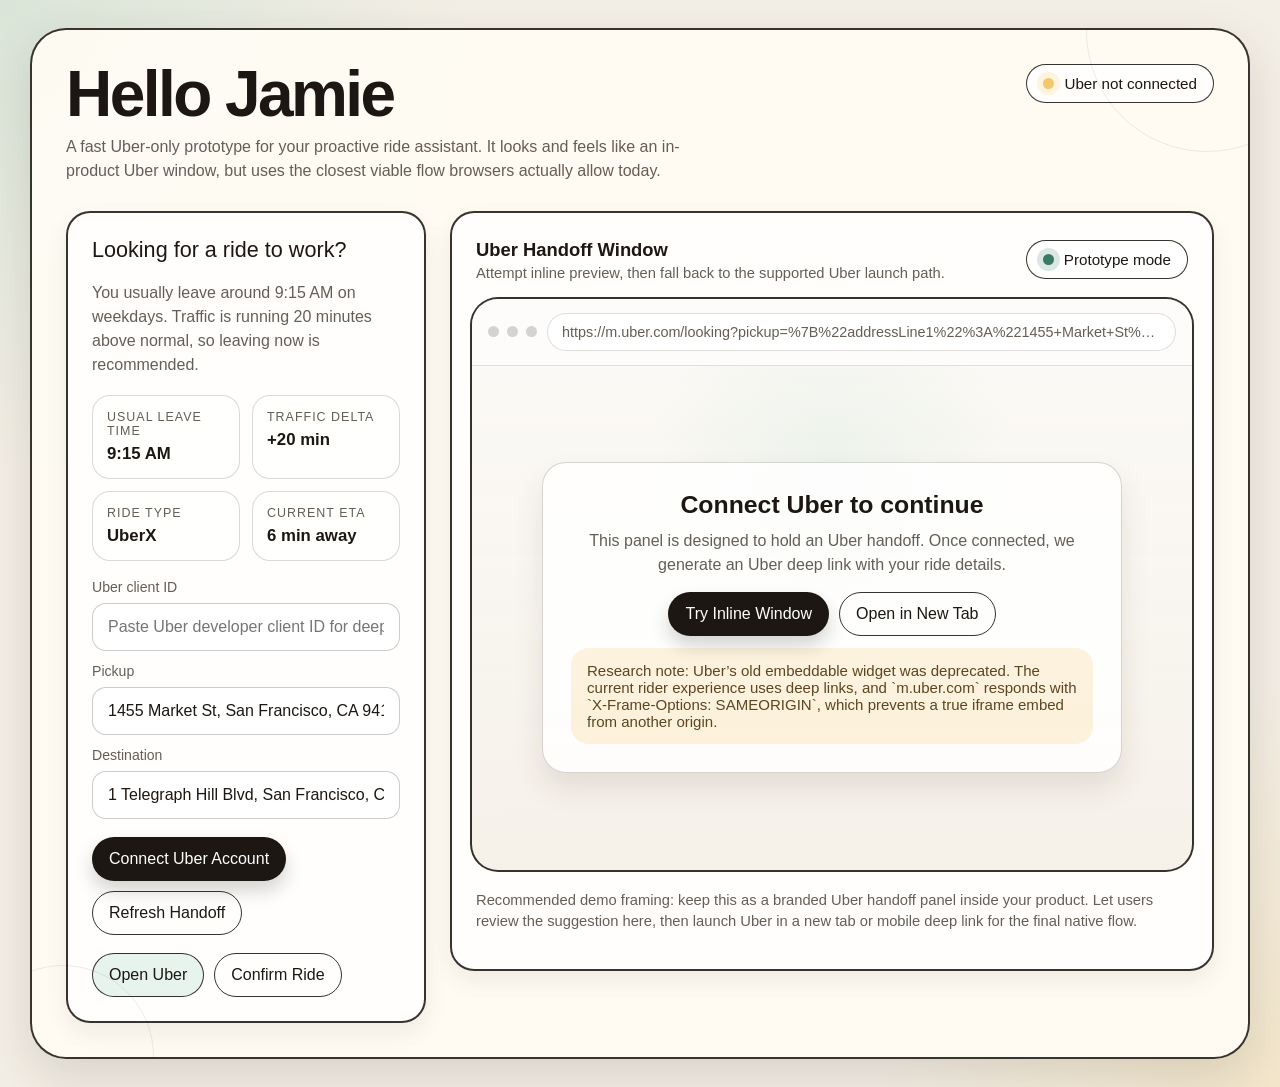
<file: proactive_assistant_docs/uber_window_prototype.html>
<!DOCTYPE html>
<html lang="en">
<head>
  <meta charset="UTF-8" />
  <meta name="viewport" content="width=device-width, initial-scale=1.0" />
  <title>Uber Window Prototype</title>
  <style>
    :root {
      --bg: #f4efe6;
      --panel: rgba(255, 252, 245, 0.92);
      --ink: #1c1712;
      --muted: #655e56;
      --line: rgba(28, 23, 18, 0.88);
      --accent: #7cc0a6;
      --accent-strong: #387a63;
      --warn: #f3c76b;
      --shadow: 0 18px 50px rgba(45, 32, 20, 0.14);
      --radius-xl: 34px;
      --radius-lg: 24px;
      --radius-md: 18px;
      --font-display: "Trebuchet MS", "Avenir Next", sans-serif;
      --font-body: "Segoe UI", "Helvetica Neue", Arial, sans-serif;
    }

    * {
      box-sizing: border-box;
    }

    body {
      margin: 0;
      min-height: 100vh;
      background:
        radial-gradient(circle at top left, rgba(124, 192, 166, 0.22), transparent 28%),
        radial-gradient(circle at bottom right, rgba(243, 199, 107, 0.22), transparent 24%),
        var(--bg);
      color: var(--ink);
      font-family: var(--font-body);
      padding: 28px;
    }

    .app-shell {
      max-width: 1220px;
      margin: 0 auto;
      background: var(--panel);
      border: 2px solid var(--line);
      border-radius: 36px;
      box-shadow: var(--shadow);
      padding: 34px;
      position: relative;
      overflow: hidden;
    }

    .app-shell::before,
    .app-shell::after {
      content: "";
      position: absolute;
      border-radius: 999px;
      border: 1px solid rgba(28, 23, 18, 0.08);
      pointer-events: none;
    }

    .app-shell::before {
      width: 240px;
      height: 240px;
      top: -120px;
      right: -80px;
    }

    .app-shell::after {
      width: 180px;
      height: 180px;
      bottom: -90px;
      left: -60px;
    }

    .hero {
      display: flex;
      justify-content: space-between;
      align-items: flex-start;
      gap: 24px;
      margin-bottom: 28px;
    }

    .hero h1 {
      margin: 0;
      font-family: var(--font-display);
      font-size: clamp(2.2rem, 5vw, 4.4rem);
      line-height: 0.95;
      letter-spacing: -0.04em;
    }

    .hero p {
      margin: 10px 0 0;
      max-width: 620px;
      color: var(--muted);
      font-size: 1rem;
      line-height: 1.5;
    }

    .status-pill {
      display: inline-flex;
      align-items: center;
      gap: 10px;
      border: 1.5px solid var(--line);
      border-radius: 999px;
      padding: 10px 16px;
      background: rgba(255, 255, 255, 0.74);
      font-size: 0.95rem;
      white-space: nowrap;
    }

    .status-dot {
      width: 11px;
      height: 11px;
      border-radius: 50%;
      background: var(--warn);
      box-shadow: 0 0 0 6px rgba(243, 199, 107, 0.2);
      transition: background 180ms ease;
    }

    .status-dot.connected {
      background: var(--accent-strong);
      box-shadow: 0 0 0 6px rgba(56, 122, 99, 0.18);
    }

    .layout {
      display: grid;
      grid-template-columns: 360px minmax(0, 1fr);
      gap: 24px;
      align-items: start;
    }

    .card {
      border: 2px solid var(--line);
      border-radius: var(--radius-lg);
      background: rgba(255, 255, 255, 0.78);
      box-shadow: 0 10px 24px rgba(31, 22, 14, 0.07);
    }

    .sidebar {
      padding: 24px;
      display: grid;
      gap: 18px;
    }

    .suggestion-copy {
      font-family: var(--font-display);
      font-size: 1.35rem;
      line-height: 1.2;
      margin: 0;
    }

    .why {
      margin: 0;
      color: var(--muted);
      line-height: 1.5;
    }

    .stat-grid {
      display: grid;
      grid-template-columns: repeat(2, minmax(0, 1fr));
      gap: 12px;
    }

    .stat {
      border: 1.5px solid rgba(28, 23, 18, 0.16);
      border-radius: var(--radius-md);
      padding: 14px;
      background: rgba(255, 255, 255, 0.62);
    }

    .stat-label {
      display: block;
      font-size: 0.78rem;
      color: var(--muted);
      margin-bottom: 6px;
      text-transform: uppercase;
      letter-spacing: 0.08em;
    }

    .stat-value {
      font-size: 1.05rem;
      font-weight: 700;
    }

    .field-list {
      display: grid;
      gap: 12px;
    }

    .field {
      display: grid;
      gap: 8px;
    }

    .field label {
      font-size: 0.88rem;
      color: var(--muted);
    }

    .field input {
      border: 1.5px solid rgba(28, 23, 18, 0.22);
      border-radius: 14px;
      padding: 14px 15px;
      font: inherit;
      color: var(--ink);
      background: rgba(255, 255, 255, 0.9);
    }

    .button-row,
    .mini-actions {
      display: flex;
      flex-wrap: wrap;
      gap: 10px;
    }

    button,
    .link-button {
      appearance: none;
      border: 1.5px solid var(--line);
      border-radius: 999px;
      padding: 12px 16px;
      font: inherit;
      cursor: pointer;
      transition: transform 180ms ease, background 180ms ease, color 180ms ease, box-shadow 180ms ease;
      text-decoration: none;
      display: inline-flex;
      align-items: center;
      justify-content: center;
      gap: 8px;
    }

    button:hover,
    .link-button:hover {
      transform: translateY(-1px);
    }

    .button-primary {
      background: var(--ink);
      color: #fff;
      box-shadow: 0 10px 18px rgba(28, 23, 18, 0.18);
    }

    .button-secondary {
      background: transparent;
      color: var(--ink);
    }

    .button-soft {
      background: rgba(124, 192, 166, 0.18);
      color: var(--ink);
    }

    .workspace {
      min-height: 660px;
      padding: 18px;
      display: grid;
      gap: 16px;
    }

    .workspace-top {
      display: flex;
      justify-content: space-between;
      align-items: center;
      gap: 14px;
      padding: 8px 6px 0;
    }

    .workspace-title {
      display: grid;
      gap: 4px;
    }

    .workspace-title h2 {
      margin: 0;
      font-size: 1.15rem;
    }

    .workspace-title p {
      margin: 0;
      color: var(--muted);
      font-size: 0.92rem;
    }

    .browser-frame {
      position: relative;
      border: 2px solid var(--line);
      border-radius: 28px;
      overflow: hidden;
      background:
        linear-gradient(180deg, rgba(250, 247, 241, 0.98), rgba(244, 239, 230, 0.94));
      min-height: 560px;
    }

    .browser-chrome {
      display: flex;
      align-items: center;
      gap: 10px;
      padding: 14px 16px;
      border-bottom: 1px solid rgba(28, 23, 18, 0.12);
      background: rgba(255, 255, 255, 0.7);
    }

    .chrome-dots {
      display: flex;
      gap: 8px;
    }

    .chrome-dots span {
      width: 11px;
      height: 11px;
      border-radius: 50%;
      background: rgba(28, 23, 18, 0.18);
    }

    .address-bar {
      flex: 1;
      border: 1px solid rgba(28, 23, 18, 0.14);
      border-radius: 999px;
      padding: 10px 14px;
      font-size: 0.9rem;
      color: var(--muted);
      background: rgba(255, 255, 255, 0.9);
      overflow: hidden;
      text-overflow: ellipsis;
      white-space: nowrap;
    }

    .frame-body {
      position: relative;
      min-height: 504px;
      background:
        linear-gradient(180deg, rgba(255, 255, 255, 0.34), rgba(255, 255, 255, 0.06)),
        radial-gradient(circle at 50% 20%, rgba(124, 192, 166, 0.16), transparent 34%);
    }

    iframe {
      width: 100%;
      min-height: 504px;
      border: 0;
      display: none;
      background: #fff;
    }

    .embed-state {
      position: absolute;
      inset: 0;
      padding: 28px;
      display: grid;
      place-items: center;
    }

    .embed-panel {
      max-width: 580px;
      text-align: center;
      border: 1.5px solid rgba(28, 23, 18, 0.18);
      border-radius: 24px;
      background: rgba(255, 255, 255, 0.84);
      box-shadow: 0 16px 30px rgba(45, 32, 20, 0.1);
      padding: 28px;
    }

    .embed-panel h3 {
      margin: 0 0 10px;
      font-size: 1.55rem;
      line-height: 1.1;
    }

    .embed-panel p {
      margin: 0 0 14px;
      color: var(--muted);
      line-height: 1.55;
    }

    .embed-note {
      margin-top: 12px;
      padding: 14px 16px;
      border-radius: 18px;
      background: rgba(243, 199, 107, 0.22);
      color: #5b4622;
      font-size: 0.94rem;
      text-align: left;
    }

    .footer-note {
      margin-top: 2px;
      padding: 0 6px 4px;
      color: var(--muted);
      font-size: 0.92rem;
      line-height: 1.45;
    }

    @media (max-width: 980px) {
      body {
        padding: 16px;
      }

      .app-shell {
        padding: 20px;
      }

      .hero,
      .workspace-top {
        flex-direction: column;
        align-items: flex-start;
      }

      .layout {
        grid-template-columns: 1fr;
      }

      .workspace {
        min-height: auto;
      }
    }
  </style>
</head>
<body>
  <main class="app-shell">
    <section class="hero">
      <div>
        <h1>Hello Jamie</h1>
        <p>
          A fast Uber-only prototype for your proactive ride assistant. It looks and feels like an in-product Uber window,
          but uses the closest viable flow browsers actually allow today.
        </p>
      </div>
      <div class="status-pill">
        <span class="status-dot" id="statusDot"></span>
        <span id="statusLabel">Uber not connected</span>
      </div>
    </section>

    <section class="layout">
      <aside class="card sidebar">
        <p class="suggestion-copy">Looking for a ride to work?</p>
        <p class="why">
          You usually leave around 9:15 AM on weekdays. Traffic is running 20 minutes above normal, so leaving now is recommended.
        </p>

        <div class="stat-grid">
          <article class="stat">
            <span class="stat-label">Usual Leave Time</span>
            <span class="stat-value">9:15 AM</span>
          </article>
          <article class="stat">
            <span class="stat-label">Traffic Delta</span>
            <span class="stat-value">+20 min</span>
          </article>
          <article class="stat">
            <span class="stat-label">Ride Type</span>
            <span class="stat-value">UberX</span>
          </article>
          <article class="stat">
            <span class="stat-label">Current ETA</span>
            <span class="stat-value">6 min away</span>
          </article>
        </div>

        <div class="field-list">
          <div class="field">
            <label for="clientId">Uber client ID</label>
            <input id="clientId" placeholder="Paste Uber developer client ID for deeplinks" />
          </div>
          <div class="field">
            <label for="pickup">Pickup</label>
            <input id="pickup" value="1455 Market St, San Francisco, CA 94103" />
          </div>
          <div class="field">
            <label for="dropoff">Destination</label>
            <input id="dropoff" value="1 Telegraph Hill Blvd, San Francisco, CA 94133" />
          </div>
        </div>

        <div class="button-row">
          <button class="button-primary" id="connectButton" type="button">Connect Uber Account</button>
          <button class="button-secondary" id="previewButton" type="button">Refresh Handoff</button>
        </div>

        <div class="mini-actions">
          <a class="link-button button-soft" id="openUberLink" href="https://m.uber.com/looking" target="_blank" rel="noreferrer">Open Uber</a>
          <button class="button-secondary" id="confirmButton" type="button">Confirm Ride</button>
        </div>
      </aside>

      <section class="card workspace">
        <div class="workspace-top">
          <div class="workspace-title">
            <h2>Uber Handoff Window</h2>
            <p>Attempt inline preview, then fall back to the supported Uber launch path.</p>
          </div>
          <div class="status-pill">
            <span class="status-dot connected"></span>
            <span>Prototype mode</span>
          </div>
        </div>

        <div class="browser-frame">
          <div class="browser-chrome">
            <div class="chrome-dots">
              <span></span>
              <span></span>
              <span></span>
            </div>
            <div class="address-bar" id="addressBar">https://m.uber.com/looking</div>
          </div>

          <div class="frame-body">
            <iframe id="uberFrame" title="Uber preview window"></iframe>
            <div class="embed-state" id="embedState">
              <div class="embed-panel">
                <h3 id="embedTitle">Connect Uber to continue</h3>
                <p id="embedDescription">
                  This panel is designed to hold an Uber handoff. Once connected, we generate an Uber deep link with your ride details.
                </p>
                <div class="button-row" style="justify-content:center;">
                  <button class="button-primary" id="inlineAttemptButton" type="button">Try Inline Window</button>
                  <a class="link-button button-secondary" id="fallbackLink" href="https://m.uber.com/looking" target="_blank" rel="noreferrer">Open in New Tab</a>
                </div>
                <div class="embed-note" id="embedNote">
                  Research note: Uber’s old embeddable widget was deprecated. The current rider experience uses deep links, and
                  `m.uber.com` responds with `X-Frame-Options: SAMEORIGIN`, which prevents a true iframe embed from another origin.
                </div>
              </div>
            </div>
          </div>
        </div>

        <p class="footer-note" id="footerNote">
          Recommended demo framing: keep this as a branded Uber handoff panel inside your product. Let users review the suggestion here, then launch Uber in a new tab or mobile deep link for the final native flow.
        </p>
      </section>
    </section>
  </main>

  <script>
    const state = {
      connected: false,
      confirmed: false,
    };

    const clientIdInput = document.getElementById("clientId");
    const pickupInput = document.getElementById("pickup");
    const dropoffInput = document.getElementById("dropoff");
    const connectButton = document.getElementById("connectButton");
    const previewButton = document.getElementById("previewButton");
    const confirmButton = document.getElementById("confirmButton");
    const inlineAttemptButton = document.getElementById("inlineAttemptButton");
    const openUberLink = document.getElementById("openUberLink");
    const fallbackLink = document.getElementById("fallbackLink");
    const statusDot = document.getElementById("statusDot");
    const statusLabel = document.getElementById("statusLabel");
    const embedState = document.getElementById("embedState");
    const embedTitle = document.getElementById("embedTitle");
    const embedDescription = document.getElementById("embedDescription");
    const embedNote = document.getElementById("embedNote");
    const footerNote = document.getElementById("footerNote");
    const addressBar = document.getElementById("addressBar");
    const uberFrame = document.getElementById("uberFrame");

    const encodeRideLocation = (addressLine1) =>
      JSON.stringify({
        addressLine1,
      });

    const buildUberUrl = () => {
      const clientId = clientIdInput.value.trim();
      const pickup = pickupInput.value.trim();
      const dropoff = dropoffInput.value.trim();
      const base = "https://m.uber.com/looking";
      const params = new URLSearchParams();

      if (clientId) {
        params.set("client_id", clientId);
      }

      if (pickup) {
        params.set("pickup", encodeRideLocation(pickup));
      }

      if (dropoff) {
        params.set("drop[0]", encodeRideLocation(dropoff));
      }

      const query = params.toString();
      return query ? `${base}?${query}` : base;
    };

    const syncLinks = () => {
      const url = buildUberUrl();
      openUberLink.href = url;
      fallbackLink.href = url;
      addressBar.textContent = url;
      return url;
    };

    const setConnectedState = (connected) => {
      state.connected = connected;
      statusDot.classList.toggle("connected", connected);
      statusLabel.textContent = connected ? "Uber connected" : "Uber not connected";
      connectButton.textContent = connected ? "Reconnect Uber Account" : "Connect Uber Account";
      embedTitle.textContent = connected ? "Uber connection ready" : "Connect Uber to continue";
      embedDescription.textContent = connected
        ? "Your proactive assistant can now prepare an Uber ride handoff with pre-filled trip details."
        : "This panel is designed to hold an Uber handoff. Once connected, we generate an Uber deep link with your ride details.";
    };

    const showInlineBlockedState = () => {
      const url = syncLinks();
      uberFrame.style.display = "block";
      uberFrame.src = url;
      embedState.style.display = "grid";
      embedTitle.textContent = "Inline Uber window blocked";
      embedDescription.textContent =
        "The preview attempted to load, but browsers block Uber from being embedded in a third-party iframe. The supported path is to launch Uber in a new tab or native app handoff.";
      embedNote.textContent =
        "Verified constraint: m.uber.com sends X-Frame-Options: SAMEORIGIN, so a true embedded Uber web app window is not allowed from your platform.";
      footerNote.textContent =
        "Best implementation choice: keep the suggestion, editable route, and confirm state inside your product, then hand off to Uber with a deep link.";
    };

    const markConfirmed = () => {
      state.confirmed = true;
      confirmButton.textContent = "Confirmed";
      confirmButton.disabled = true;
      confirmButton.classList.remove("button-secondary");
      confirmButton.classList.add("button-soft");
      footerNote.textContent =
        "Ride confirmed in your platform. For the assignment, this is enough: show the confirmed state here without automating the final booking flow.";
    };

    connectButton.addEventListener("click", () => {
      setConnectedState(true);
      syncLinks();
      embedState.style.display = "grid";
      embedTitle.textContent = "Uber connection ready";
      embedDescription.textContent =
        "The ride handoff is ready. You can try an inline preview to demonstrate the browser limitation, or open Uber directly.";
    });

    previewButton.addEventListener("click", () => {
      syncLinks();
      if (state.connected) {
        embedState.style.display = "grid";
        embedTitle.textContent = "Handoff refreshed";
        embedDescription.textContent =
          "Trip details updated. Use the inline attempt to show what is technically blocked, then use the supported Uber launch.";
      }
    });

    inlineAttemptButton.addEventListener("click", showInlineBlockedState);
    confirmButton.addEventListener("click", markConfirmed);

    [clientIdInput, pickupInput, dropoffInput].forEach((input) => {
      input.addEventListener("input", syncLinks);
    });

    setConnectedState(false);
    syncLinks();
  </script>
</body>
</html>
</file>
